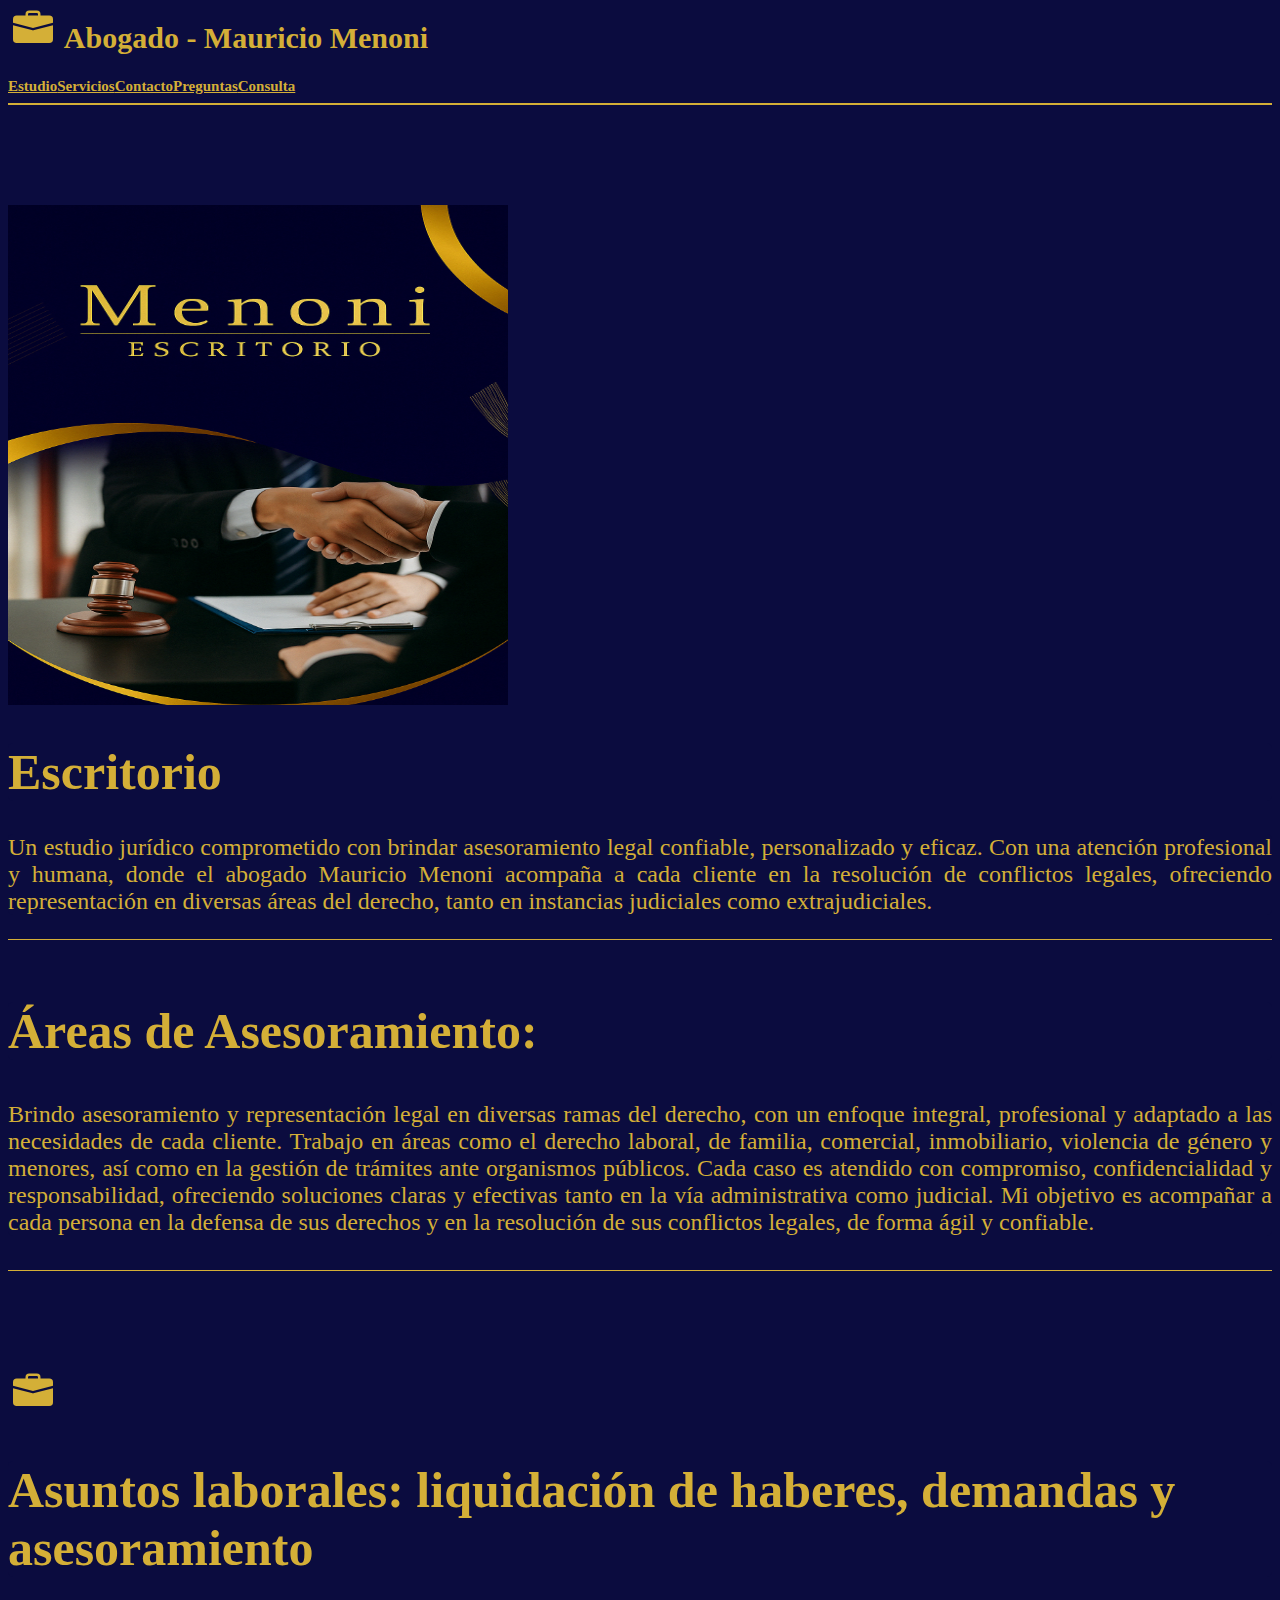
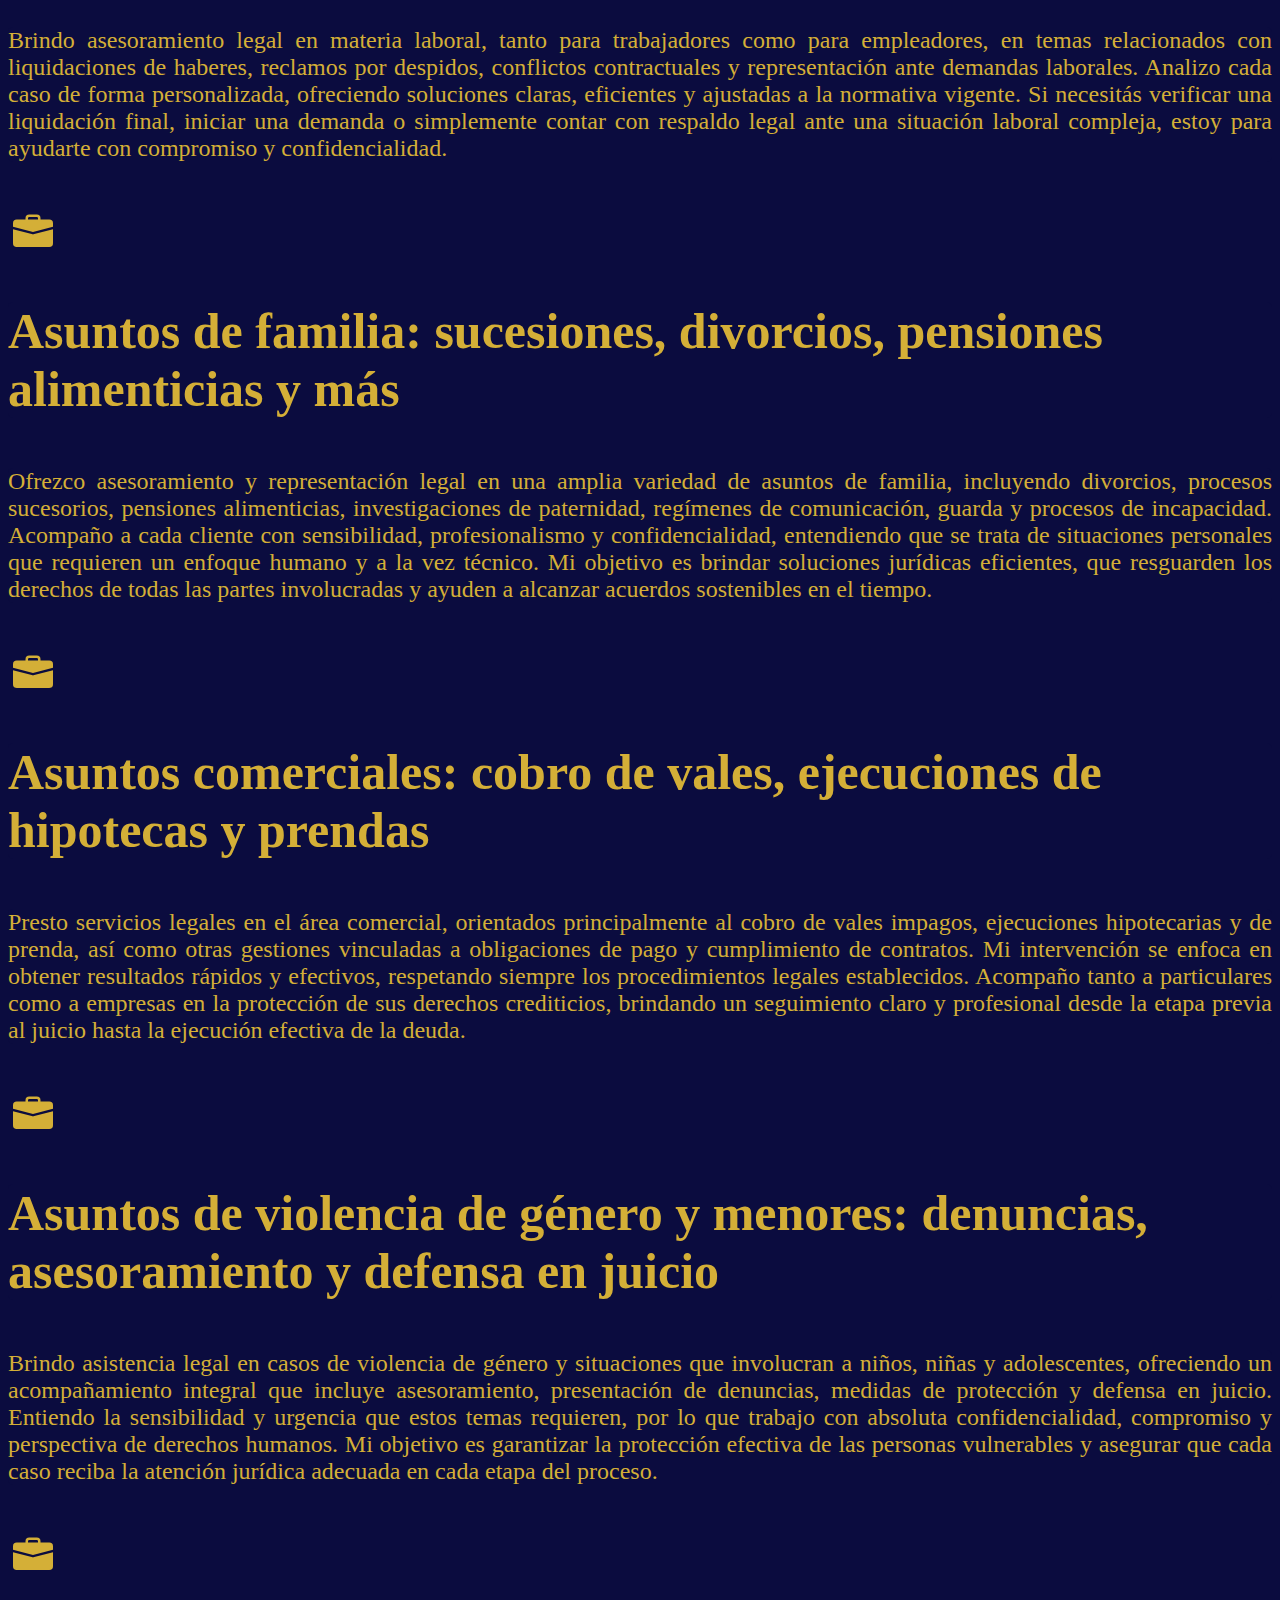
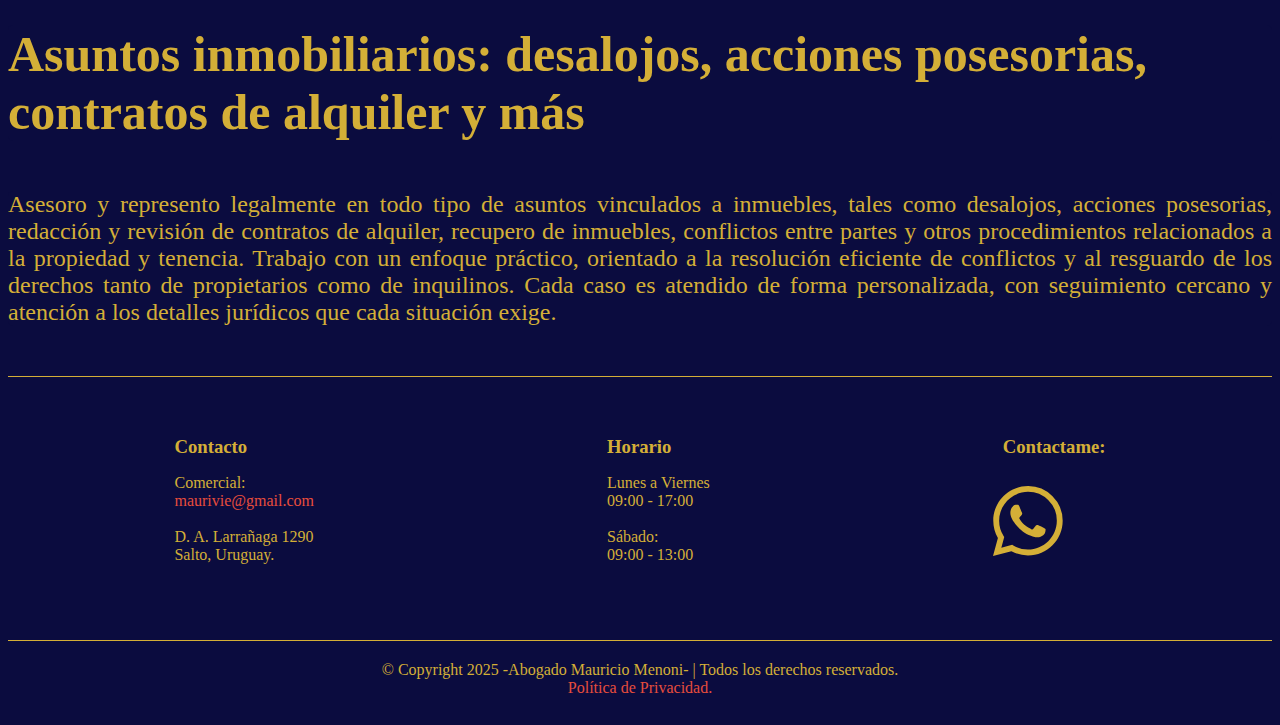
<file: index.html>
<!DOCTYPE html>
<html lang="en">

<head>
  <meta charset="UTF-8">
  <meta name="viewport" content="width=device-width, initial-scale=1.0">
  <title>Abogado_Mauricio_Menoni_Salto_Uruguay</a></title>
  <link href="https://cdn.jsdelivr.net/npm/bootstrap@5.3.0-alpha2/dist/css/bootstrap.min.css" rel="stylesheet"
    integrity="sha384-aFq/bzH65dt+w6FI2ooMVUpc+21e0SRygnTpmBvdBgSdnuTN7QbdgL+OapgHtvPp" crossorigin="anonymous">
  <link rel="stylesheet" href="style.css">
  <link rel="preconnect" href="https://fonts.googleapis.com">
<link rel="preconnect" href="https://fonts.gstatic.com" crossorigin>
  
<!-- Google tag (gtag.js) -->
<script async src="https://www.googletagmanager.com/gtag/js?id=G-6RQS985VL6"></script>
<script>
  window.dataLayer = window.dataLayer || [];
  function gtag(){dataLayer.push(arguments);}
  gtag('js', new Date());

  gtag('config', 'G-6RQS985VL6');
</script>
  
</head>

<body>

  <div class="container">
    <header style="border-bottom: 2px solid #D4AF37;" class="d-flex flex-wrap justify-content-center py-3 mb-4">
      <a href="./OtherPages/Estudio.html" class="d-flex align-items-center mb-3 mb-md-0 me-md-auto link-body-emphasis" style="text-decoration: none">
        
        <span class="fs-4" style="font-family: Times New Roman; font-size: 30px !important;">
          <svg class="gold-icon" xmlns="http://www.w3.org/2000/svg" width="50" height="40" fill="currentColor" class="bi bi-briefcase-fill" viewBox="0 0 16 16">
            <path d="M6.5 1A1.5 1.5 0 0 0 5 2.5V3H1.5A1.5 1.5 0 0 0 0 4.5v1.384l7.614 2.03a1.5 1.5 0 0 0 .772 0L16 5.884V4.5A1.5 1.5 0 0 0 14.5 3H11v-.5A1.5 1.5 0 0 0 9.5 1zm0 1h3a.5.5 0 0 1 .5.5V3H6v-.5a.5.5 0 0 1 .5-.5"/>
            <path d="M0 12.5A1.5 1.5 0 0 0 1.5 14h13a1.5 1.5 0 0 0 1.5-1.5V6.85L8.129 8.947a.5.5 0 0 1-.258 0L0 6.85z"/>
          </svg>
          Abogado - Mauricio Menoni</span>
      </a>
      <ul class="nav nav-pills gold-text" style="font-family: Time New Roman; font-size: 15px;">
        <li class="nav-item"><a href="./OtherPages/Estudio.html" class="nav-link gold-text" >Estudio</a></li>
        <li class="nav-item"><a href="#read" class="nav-link gold-text ">Servicios</a></li>
        <li class="nav-item"><a href="#contacto" class="nav-link gold-text ">Contacto</a></li>
        <li class="nav-item"><a href="./OtherPages/PandR.html" class="nav-link gold-text ">Preguntas</a></li>
        <li class="nav-item"><a href="./OtherPages/preguntas.html" class="nav-link gold-text">Consulta</a></li>
      </ul>
    </header>
  </div>

  <div class="container col-xxl-8 px-4 py-5">
    <div class="row flex-lg-row-reverse align-items-center g-5 py-5">
      <div class="col-10 col-sm-8 col-lg-6">
        <img src="./escritorio3.png" class="d-block mx-lg-auto" alt="Bootstrap Themes" width="500" height="500" loading="lazy">
      </div>
      <div class="col-lg-6">
        <h1 class="display-5 fw-bold lh-1 mb-3 gold-text">Escritorio</h1>
        <p class="description">Un estudio jurídico comprometido con brindar asesoramiento legal confiable, personalizado y eficaz. Con una atención profesional y humana, donde el abogado Mauricio Menoni acompaña a cada cliente en la resolución de conflictos legales, ofreciendo representación en diversas áreas del derecho, tanto en instancias judiciales como extrajudiciales.</p>
      </div>
    </div>
  </div>

<div class="container one two">
  <div class="wp-block-columns alignwide are-vertically-aligned-center is-layout-flex wp-container-15">
    <div class="wp-block-column is-vertically-aligned-center is-layout-flow">
    <h2 class="display-5 fw-bold lh-1 mb-3 gold-text " id="read">Áreas de Asesoramiento:</h2>
    <p class="description">Brindo asesoramiento y representación legal en diversas ramas del derecho, con un enfoque integral, profesional y adaptado a las necesidades de cada cliente. Trabajo en áreas como el derecho laboral, de familia, comercial, inmobiliario, violencia de género y menores, así como en la gestión de trámites ante organismos públicos. Cada caso es atendido con compromiso, confidencialidad y responsabilidad, ofreciendo soluciones claras y efectivas tanto en la vía administrativa como judicial. Mi objetivo es acompañar a cada persona en la defensa de sus derechos y en la resolución de sus conflictos legales, de forma ágil y confiable.</p>
    </div>
  </div>  
  </div>
<!--
    </div>div class="wp-block-column is-vertically-aligned-center is-layout-flow">
    <div class="wp-block-buttons is-horizontal is-content-justification-right is-layout-flex wp-container-13"></div>
    </div>
    </div>
  -->
<div class="container one">
  <div class="feature col">
    <svg class="gold-icon" xmlns="http://www.w3.org/2000/svg" width="50" height="40" fill="currentColor" class="bi bi-briefcase-fill" viewBox="0 0 16 16">
      <path d="M6.5 1A1.5 1.5 0 0 0 5 2.5V3H1.5A1.5 1.5 0 0 0 0 4.5v1.384l7.614 2.03a1.5 1.5 0 0 0 .772 0L16 5.884V4.5A1.5 1.5 0 0 0 14.5 3H11v-.5A1.5 1.5 0 0 0 9.5 1zm0 1h3a.5.5 0 0 1 .5.5V3H6v-.5a.5.5 0 0 1 .5-.5"/>
      <path d="M0 12.5A1.5 1.5 0 0 0 1.5 14h13a1.5 1.5 0 0 0 1.5-1.5V6.85L8.129 8.947a.5.5 0 0 1-.258 0L0 6.85z"/>
    </svg>
    </div>
    <h3 class="display-5 fw-bold lh-1 mb-3 gold-text">Asuntos laborales: liquidación de haberes, demandas y asesoramiento</h3>
    <p class="description">Brindo asesoramiento legal en materia laboral, tanto para trabajadores como para empleadores, en temas relacionados con liquidaciones de haberes, reclamos por despidos, conflictos contractuales y representación ante demandas laborales. Analizo cada caso de forma personalizada, ofreciendo soluciones claras, eficientes y ajustadas a la normativa vigente. Si necesitás verificar una liquidación final, iniciar una demanda o simplemente contar con respaldo legal ante una situación laboral compleja, estoy para ayudarte con compromiso y confidencialidad.</p>
    </a>
  </div>

  <div class="container one">
    <div class="feature col">
      <svg class="gold-icon" xmlns="http://www.w3.org/2000/svg" width="50" height="40" fill="currentColor" class="bi bi-briefcase-fill" viewBox="0 0 16 16">
        <path d="M6.5 1A1.5 1.5 0 0 0 5 2.5V3H1.5A1.5 1.5 0 0 0 0 4.5v1.384l7.614 2.03a1.5 1.5 0 0 0 .772 0L16 5.884V4.5A1.5 1.5 0 0 0 14.5 3H11v-.5A1.5 1.5 0 0 0 9.5 1zm0 1h3a.5.5 0 0 1 .5.5V3H6v-.5a.5.5 0 0 1 .5-.5"/>
        <path d="M0 12.5A1.5 1.5 0 0 0 1.5 14h13a1.5 1.5 0 0 0 1.5-1.5V6.85L8.129 8.947a.5.5 0 0 1-.258 0L0 6.85z"/>
      </svg>
      </div>
      <h3 class="display-5 fw-bold lh-1 mb-3 gold-text">Asuntos de familia: sucesiones, divorcios, pensiones alimenticias y más</h3>
      <p class="description">Ofrezco asesoramiento y representación legal en una amplia variedad de asuntos de familia, incluyendo divorcios, procesos sucesorios, pensiones alimenticias, investigaciones de paternidad, regímenes de comunicación, guarda y procesos de incapacidad. Acompaño a cada cliente con sensibilidad, profesionalismo y confidencialidad, entendiendo que se trata de situaciones personales que requieren un enfoque humano y a la vez técnico. Mi objetivo es brindar soluciones jurídicas eficientes, que resguarden los derechos de todas las partes involucradas y ayuden a alcanzar acuerdos sostenibles en el tiempo.</p>
      </a>
    </div>

  <div class="container one">
    <div class="feature col">
      <svg class="gold-icon" xmlns="http://www.w3.org/2000/svg" width="50" height="40" fill="currentColor" class="bi bi-briefcase-fill" viewBox="0 0 16 16">
        <path d="M6.5 1A1.5 1.5 0 0 0 5 2.5V3H1.5A1.5 1.5 0 0 0 0 4.5v1.384l7.614 2.03a1.5 1.5 0 0 0 .772 0L16 5.884V4.5A1.5 1.5 0 0 0 14.5 3H11v-.5A1.5 1.5 0 0 0 9.5 1zm0 1h3a.5.5 0 0 1 .5.5V3H6v-.5a.5.5 0 0 1 .5-.5"/>
        <path d="M0 12.5A1.5 1.5 0 0 0 1.5 14h13a1.5 1.5 0 0 0 1.5-1.5V6.85L8.129 8.947a.5.5 0 0 1-.258 0L0 6.85z"/>
      </svg>
      </div>
      <h3 class="display-5 fw-bold lh-1 mb-3 gold-text">Asuntos comerciales: cobro de vales, ejecuciones de hipotecas y prendas</h3>
      <p class="description">Presto servicios legales en el área comercial, orientados principalmente al cobro de vales impagos, ejecuciones hipotecarias y de prenda, así como otras gestiones vinculadas a obligaciones de pago y cumplimiento de contratos. Mi intervención se enfoca en obtener resultados rápidos y efectivos, respetando siempre los procedimientos legales establecidos. Acompaño tanto a particulares como a empresas en la protección de sus derechos crediticios, brindando un seguimiento claro y profesional desde la etapa previa al juicio hasta la ejecución efectiva de la deuda.</p>
      </a>
    </div>

  <div class="container one">
    <div class="feature col">
      <svg class="gold-icon" xmlns="http://www.w3.org/2000/svg" width="50" height="40" fill="currentColor" class="bi bi-briefcase-fill" viewBox="0 0 16 16">
        <path d="M6.5 1A1.5 1.5 0 0 0 5 2.5V3H1.5A1.5 1.5 0 0 0 0 4.5v1.384l7.614 2.03a1.5 1.5 0 0 0 .772 0L16 5.884V4.5A1.5 1.5 0 0 0 14.5 3H11v-.5A1.5 1.5 0 0 0 9.5 1zm0 1h3a.5.5 0 0 1 .5.5V3H6v-.5a.5.5 0 0 1 .5-.5"/>
        <path d="M0 12.5A1.5 1.5 0 0 0 1.5 14h13a1.5 1.5 0 0 0 1.5-1.5V6.85L8.129 8.947a.5.5 0 0 1-.258 0L0 6.85z"/>
      </svg>
      </div>
      <h3 class="display-5 fw-bold lh-1 mb-3 gold-text">Asuntos de violencia de género y menores: denuncias, asesoramiento y defensa en juicio</h3>
      <p class="description">Brindo asistencia legal en casos de violencia de género y situaciones que involucran a niños, niñas y adolescentes, ofreciendo un acompañamiento integral que incluye asesoramiento, presentación de denuncias, medidas de protección y defensa en juicio. Entiendo la sensibilidad y urgencia que estos temas requieren, por lo que trabajo con absoluta confidencialidad, compromiso y perspectiva de derechos humanos. Mi objetivo es garantizar la protección efectiva de las personas vulnerables y asegurar que cada caso reciba la atención jurídica adecuada en cada etapa del proceso.</p>
      </a>
    </div>

  <div class="container one">
    <div class="feature col">
      <svg class="gold-icon" xmlns="http://www.w3.org/2000/svg" width="50" height="40" fill="currentColor" class="bi bi-briefcase-fill" viewBox="0 0 16 16">
        <path d="M6.5 1A1.5 1.5 0 0 0 5 2.5V3H1.5A1.5 1.5 0 0 0 0 4.5v1.384l7.614 2.03a1.5 1.5 0 0 0 .772 0L16 5.884V4.5A1.5 1.5 0 0 0 14.5 3H11v-.5A1.5 1.5 0 0 0 9.5 1zm0 1h3a.5.5 0 0 1 .5.5V3H6v-.5a.5.5 0 0 1 .5-.5"/>
        <path d="M0 12.5A1.5 1.5 0 0 0 1.5 14h13a1.5 1.5 0 0 0 1.5-1.5V6.85L8.129 8.947a.5.5 0 0 1-.258 0L0 6.85z"/>
      </svg>
      </div>
      <h3 class="display-5 fw-bold lh-1 mb-3 gold-text">Asuntos inmobiliarios: desalojos, acciones posesorias, contratos de alquiler y más</h3>
      <p class="description">Asesoro y represento legalmente en todo tipo de asuntos vinculados a inmuebles, tales como desalojos, acciones posesorias, redacción y revisión de contratos de alquiler, recupero de inmuebles, conflictos entre partes y otros procedimientos relacionados a la propiedad y tenencia. Trabajo con un enfoque práctico, orientado a la resolución eficiente de conflictos y al resguardo de los derechos tanto de propietarios como de inquilinos. Cada caso es atendido de forma personalizada, con seguimiento cercano y atención a los detalles jurídicos que cada situación exige.</p>
      </a>
    </div>

  <footer>
    <div class="footer-column" id="contacto">
      <h3>Contacto</h3>
      <p class="contacto">Comercial:<br>
        <a href="maurivie@gmail.com">maurivie@gmail.com</a><br><br>
        D. A. Larrañaga 1290<br>
        Salto, Uruguay.
      </p>
    </div>
  
    <div class="footer-column">
      <h3>Horario</h3>
      <p class="contacto">Lunes a Viernes<br>
        09:00 - 17:00<br><br>
        Sábado:<br>
        09:00 - 13:00
      </p>
    </div>
  
    <div class="footer-column">
      <h3>Contactame:</h3><br>
      <div class="icon-column">
        <a href="https://wa.me/59898246386" target="_blank" title="Enviar mensaje por WhatsApp">
        <svg class="gold-icon" xmlns="http://www.w3.org/2000/svg" width="70" height="70" fill="currentColor" class="bi bi-whatsapp" viewBox="0 0 16 16">
          <path d="M13.601 2.326A7.85 7.85 0 0 0 7.994 0C3.627 0 .068 3.558.064 7.926c0 1.399.366 2.76 1.057 3.965L0 16l4.204-1.102a7.9 7.9 0 0 0 3.79.965h.004c4.368 0 7.926-3.558 7.93-7.93A7.9 7.9 0 0 0 13.6 2.326zM7.994 14.521a6.6 6.6 0 0 1-3.356-.92l-.24-.144-2.494.654.666-2.433-.156-.251a6.56 6.56 0 0 1-1.007-3.505c0-3.626 2.957-6.584 6.591-6.584a6.56 6.56 0 0 1 4.66 1.931 6.56 6.56 0 0 1 1.928 4.66c-.004 3.639-2.961 6.592-6.592 6.592m3.615-4.934c-.197-.099-1.17-.578-1.353-.646-.182-.065-.315-.099-.445.099-.133.197-.513.646-.627.775-.114.133-.232.148-.43.05-.197-.1-.836-.308-1.592-.985-.59-.525-.985-1.175-1.103-1.372-.114-.198-.011-.304.088-.403.087-.088.197-.232.296-.346.1-.114.133-.198.198-.33.065-.134.034-.248-.015-.347-.05-.099-.445-1.076-.612-1.47-.16-.389-.323-.335-.445-.34-.114-.007-.247-.007-.38-.007a.73.73 0 0 0-.529.247c-.182.198-.691.677-.691 1.654s.71 1.916.81 2.049c.098.133 1.394 2.132 3.383 2.992.47.205.84.326 1.129.418.475.152.904.129 1.246.08.38-.058 1.171-.48 1.338-.943.164-.464.164-.86.114-.943-.049-.084-.182-.133-.38-.232"/>
        </svg>
      </a>
      <!--<a href="https://www.facebook.com/mauricio.menoni/"><img src="./facebook.svg" height="40"></a><br><br>
      <svg class="gold-icon" xmlns="http://www.w3.org/2000/svg" width="40" height="40" fill="currentColor" class="bi bi-instagram" viewBox="0 0 16 16">
        <path d="M8 0C5.829 0 5.556.01 4.703.048 3.85.088 3.269.222 2.76.42a3.9 3.9 0 0 0-1.417.923A3.9 3.9 0 0 0 .42 2.76C.222 3.268.087 3.85.048 4.7.01 5.555 0 5.827 0 8.001c0 2.172.01 2.444.048 3.297.04.852.174 1.433.372 1.942.205.526.478.972.923 1.417.444.445.89.719 1.416.923.51.198 1.09.333 1.942.372C5.555 15.99 5.827 16 8 16s2.444-.01 3.298-.048c.851-.04 1.434-.174 1.943-.372a3.9 3.9 0 0 0 1.416-.923c.445-.445.718-.891.923-1.417.197-.509.332-1.09.372-1.942C15.99 10.445 16 10.173 16 8s-.01-2.445-.048-3.299c-.04-.851-.175-1.433-.372-1.941a3.9 3.9 0 0 0-.923-1.417A3.9 3.9 0 0 0 13.24.42c-.51-.198-1.092-.333-1.943-.372C10.443.01 10.172 0 7.998 0zm-.717 1.442h.718c2.136 0 2.389.007 3.232.046.78.035 1.204.166 1.486.275.373.145.64.319.92.599s.453.546.598.92c.11.281.24.705.275 1.485.039.843.047 1.096.047 3.231s-.008 2.389-.047 3.232c-.035.78-.166 1.203-.275 1.485a2.5 2.5 0 0 1-.599.919c-.28.28-.546.453-.92.598-.28.11-.704.24-1.485.276-.843.038-1.096.047-3.232.047s-2.39-.009-3.233-.047c-.78-.036-1.203-.166-1.485-.276a2.5 2.5 0 0 1-.92-.598 2.5 2.5 0 0 1-.6-.92c-.109-.281-.24-.705-.275-1.485-.038-.843-.046-1.096-.046-3.233s.008-2.388.046-3.231c.036-.78.166-1.204.276-1.486.145-.373.319-.64.599-.92s.546-.453.92-.598c.282-.11.705-.24 1.485-.276.738-.034 1.024-.044 2.515-.045zm4.988 1.328a.96.96 0 1 0 0 1.92.96.96 0 0 0 0-1.92m-4.27 1.122a4.109 4.109 0 1 0 0 8.217 4.109 4.109 0 0 0 0-8.217m0 1.441a2.667 2.667 0 1 1 0 5.334 2.667 2.667 0 0 1 0-5.334"/>
      </svg>-->
      </div>
      </div>
  </footer>
  
  <div class="footer-bottom">
    &copy; Copyright 2025 -Abogado Mauricio Menoni- | Todos los derechos reservados.<br>
    <a href="#">Política de Privacidad.</a>
  </div>
  
  <script src="https://cdn.jsdelivr.net/npm/bootstrap@5.3.3/dist/js/bootstrap.bundle.min.js" integrity="sha384-YvpcrYf0tY3lHB60NNkmXc5s9fDVZLESaAA55NDzOxhy9GkcIdslK1eN7N6jIeHz" crossorigin="anonymous"></script>
</body>

</html>
</file>
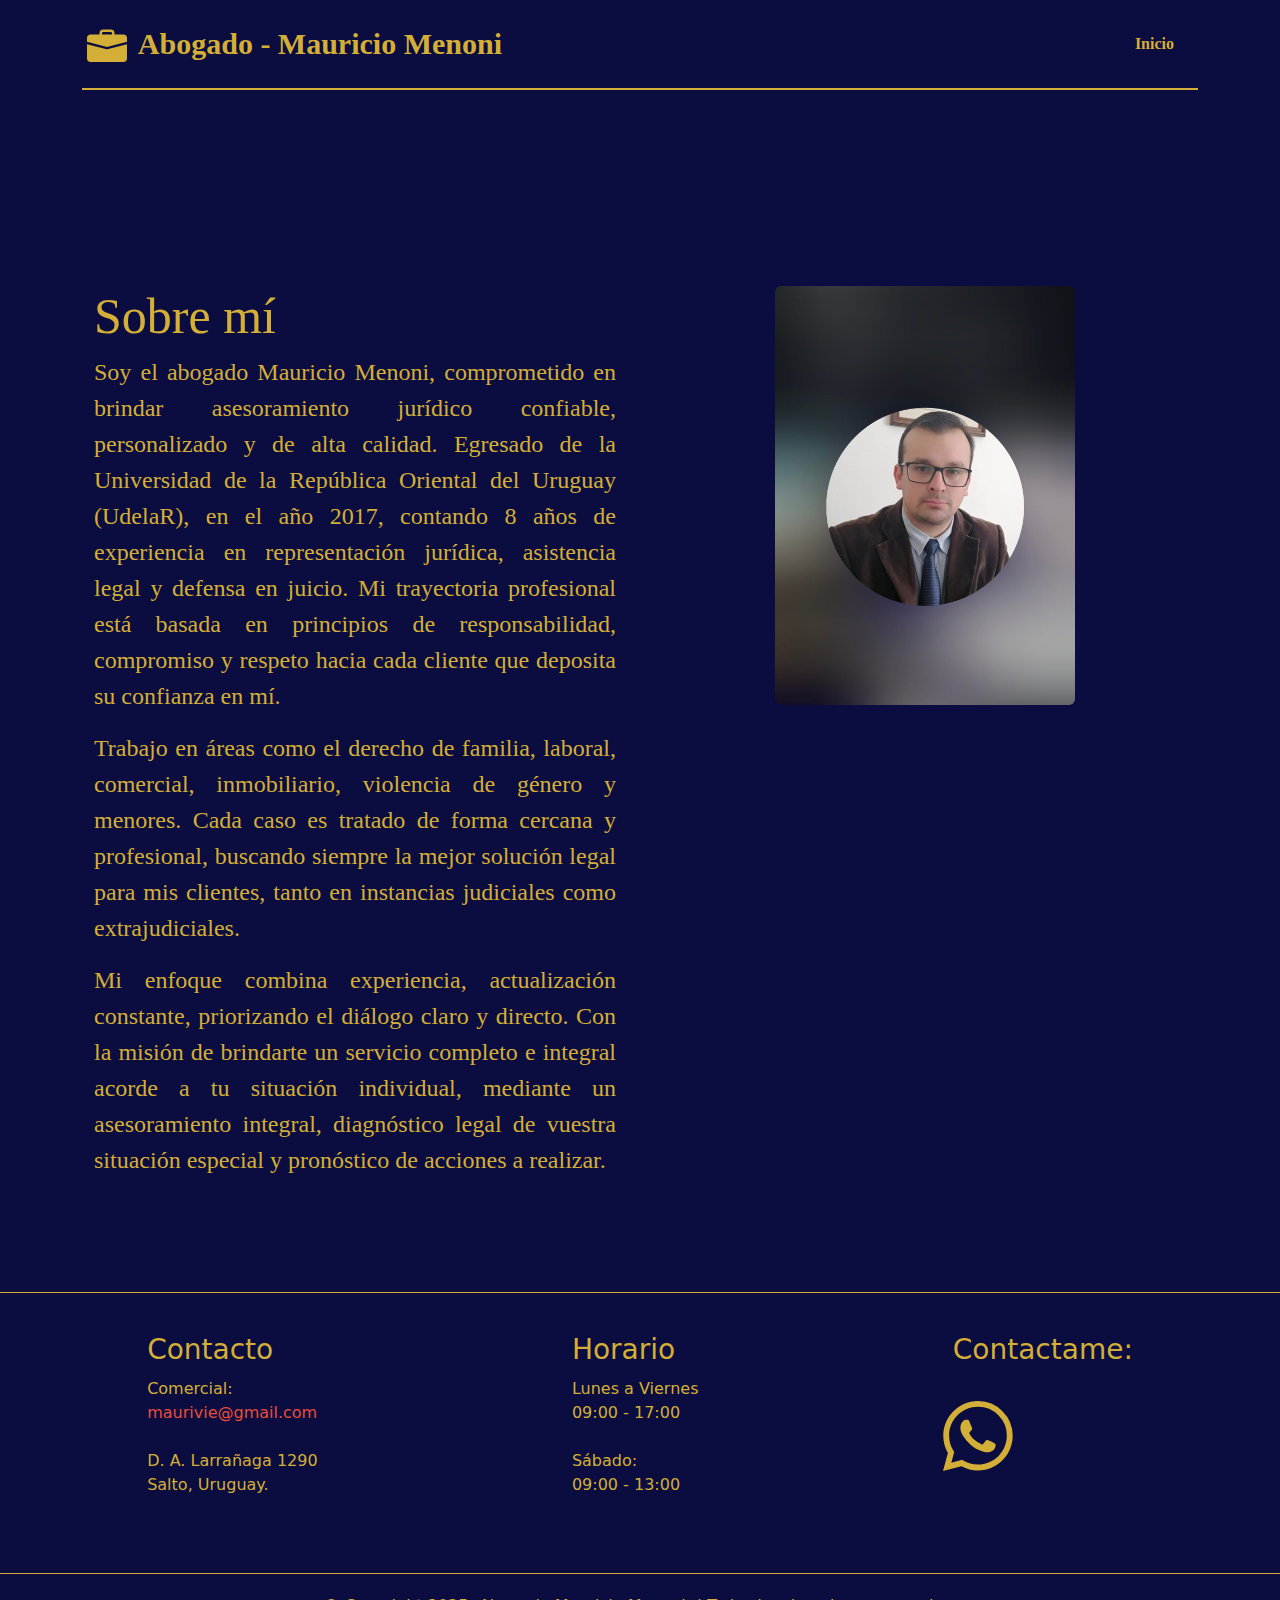
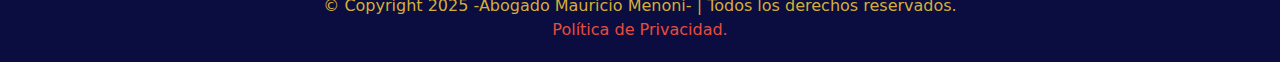
<file: OtherPages/Estudio.html>
<!DOCTYPE html>
<html lang="es">

<head>
  <meta charset="UTF-8">
  <meta name="viewport" content="width=device-width, initial-scale=1.0">
  <title>Sobre mí - Abogado Mauricio Menoni</title>
  <link href="https://cdn.jsdelivr.net/npm/bootstrap@5.3.0-alpha2/dist/css/bootstrap.min.css" rel="stylesheet" crossorigin="anonymous">
  <link rel="stylesheet" href="../style.css">
</head>

<body>

  <div class="container">
    <header style="border-bottom: 2px solid #D4AF37;" class="d-flex flex-wrap justify-content-center py-3 mb-4">
      <a href="./OtherPages/Estudio.html" class="d-flex align-items-center mb-3 mb-md-0 me-md-auto link-body-emphasis" style="text-decoration: none">
        
        <span class="fs-4" style="font-family: Times New Roman; font-size: 30px !important;">
          <svg class="gold-icon" xmlns="http://www.w3.org/2000/svg" width="50" height="40" fill="currentColor" class="bi bi-briefcase-fill" viewBox="0 0 16 16">
            <path d="M6.5 1A1.5 1.5 0 0 0 5 2.5V3H1.5A1.5 1.5 0 0 0 0 4.5v1.384l7.614 2.03a1.5 1.5 0 0 0 .772 0L16 5.884V4.5A1.5 1.5 0 0 0 14.5 3H11v-.5A1.5 1.5 0 0 0 9.5 1zm0 1h3a.5.5 0 0 1 .5.5V3H6v-.5a.5.5 0 0 1 .5-.5"/>
            <path d="M0 12.5A1.5 1.5 0 0 0 1.5 14h13a1.5 1.5 0 0 0 1.5-1.5V6.85L8.129 8.947a.5.5 0 0 1-.258 0L0 6.85z"/>
          </svg>
          Abogado - Mauricio Menoni</span>
      </a>
      <ul class="nav nav-pills">
        <li class="nav-item"><a href="../index.html" class="nav-link gold-text" style="font-family: Time New Roman;">Inicio</a></li>
      </ul>
    </header>
  </div>

  <div class="container col-xxl-8 px-4 py-5">
    <div class="row align-items-center g-5 py-5">
      <div class="col-lg-6">
        <h1 class="display-5 gold-text">Sobre mí</h1>
        <p class="description">
          Soy el abogado Mauricio Menoni, comprometido en brindar asesoramiento jurídico confiable, personalizado y de alta calidad. Egresado de la Universidad de la República Oriental del Uruguay (UdelaR), en el año 2017, contando 8 años de experiencia en representación jurídica, asistencia legal y defensa en juicio.
          Mi trayectoria profesional está basada en principios de responsabilidad, compromiso y respeto hacia cada cliente que deposita su confianza en mí. 
        </p>
        <p class="description">
          Trabajo en áreas como el derecho de familia, laboral, comercial, inmobiliario, violencia de género y menores. 
          Cada caso es tratado de forma cercana y profesional, buscando siempre la mejor solución legal para mis clientes, tanto en instancias judiciales como extrajudiciales.
        </p>
        <p class="description">
          Mi enfoque combina experiencia, actualización constante, priorizando el diálogo claro y directo. Con la misión de brindarte un servicio completo e integral acorde a tu situación individual, mediante un asesoramiento integral, diagnóstico legal de vuestra situación especial y pronóstico de acciones a realizar.
        </p>
      </div>
      <div class="col-10 col-sm-8 col-lg-6 align-self-start">
        <img src="./mauri.jpg" class="d-block mx-lg-auto img-fluid rounded" alt="Foto de Mauricio Menoni" width="300" height="300" loading="lazy">
      </div>
    </div>
  </div>

 <footer>
    <div class="footer-column" id="contacto">
      <h3>Contacto</h3>
      <p class="contacto">Comercial:<br>
        <a href="maurivie@gmail.com">maurivie@gmail.com</a><br><br>
        D. A. Larrañaga 1290<br>
        Salto, Uruguay.
      </p>
    </div>
  
    <div class="footer-column">
      <h3>Horario</h3>
      <p class="contacto">Lunes a Viernes<br>
        09:00 - 17:00<br><br>
        Sábado:<br>
        09:00 - 13:00
      </p>
    </div>
  
    <div class="footer-column">
      <h3>Contactame:</h3><br>
      <div class="icon-column">
      <a href="https://wa.me/59898246386" target="_blank" title="Enviar mensaje por WhatsApp">
        <svg class="gold-icon" xmlns="http://www.w3.org/2000/svg" width="70" height="70" fill="currentColor" class="bi bi-whatsapp" viewBox="0 0 16 16">
          <path d="M13.601 2.326A7.85 7.85 0 0 0 7.994 0C3.627 0 .068 3.558.064 7.926c0 1.399.366 2.76 1.057 3.965L0 16l4.204-1.102a7.9 7.9 0 0 0 3.79.965h.004c4.368 0 7.926-3.558 7.93-7.93A7.9 7.9 0 0 0 13.6 2.326zM7.994 14.521a6.6 6.6 0 0 1-3.356-.92l-.24-.144-2.494.654.666-2.433-.156-.251a6.56 6.56 0 0 1-1.007-3.505c0-3.626 2.957-6.584 6.591-6.584a6.56 6.56 0 0 1 4.66 1.931 6.56 6.56 0 0 1 1.928 4.66c-.004 3.639-2.961 6.592-6.592 6.592m3.615-4.934c-.197-.099-1.17-.578-1.353-.646-.182-.065-.315-.099-.445.099-.133.197-.513.646-.627.775-.114.133-.232.148-.43.05-.197-.1-.836-.308-1.592-.985-.59-.525-.985-1.175-1.103-1.372-.114-.198-.011-.304.088-.403.087-.088.197-.232.296-.346.1-.114.133-.198.198-.33.065-.134.034-.248-.015-.347-.05-.099-.445-1.076-.612-1.47-.16-.389-.323-.335-.445-.34-.114-.007-.247-.007-.38-.007a.73.73 0 0 0-.529.247c-.182.198-.691.677-.691 1.654s.71 1.916.81 2.049c.098.133 1.394 2.132 3.383 2.992.47.205.84.326 1.129.418.475.152.904.129 1.246.08.38-.058 1.171-.48 1.338-.943.164-.464.164-.86.114-.943-.049-.084-.182-.133-.38-.232"/>
        </svg>
      </a>
      </div>
      </div>
  </footer>
  
  <div class="footer-bottom">
    &copy; Copyright 2025 -Abogado Mauricio Menoni- | Todos los derechos reservados.<br>
    <a href="#">Política de Privacidad.</a>
  </div>
  
  <script src="https://cdn.jsdelivr.net/npm/bootstrap@5.3.3/dist/js/bootstrap.bundle.min.js" integrity="sha384-YvpcrYf0tY3lHB60NNkmXc5s9fDVZLESaAA55NDzOxhy9GkcIdslK1eN7N6jIeHz" crossorigin="anonymous"></script>
</body>

</html>
</file>
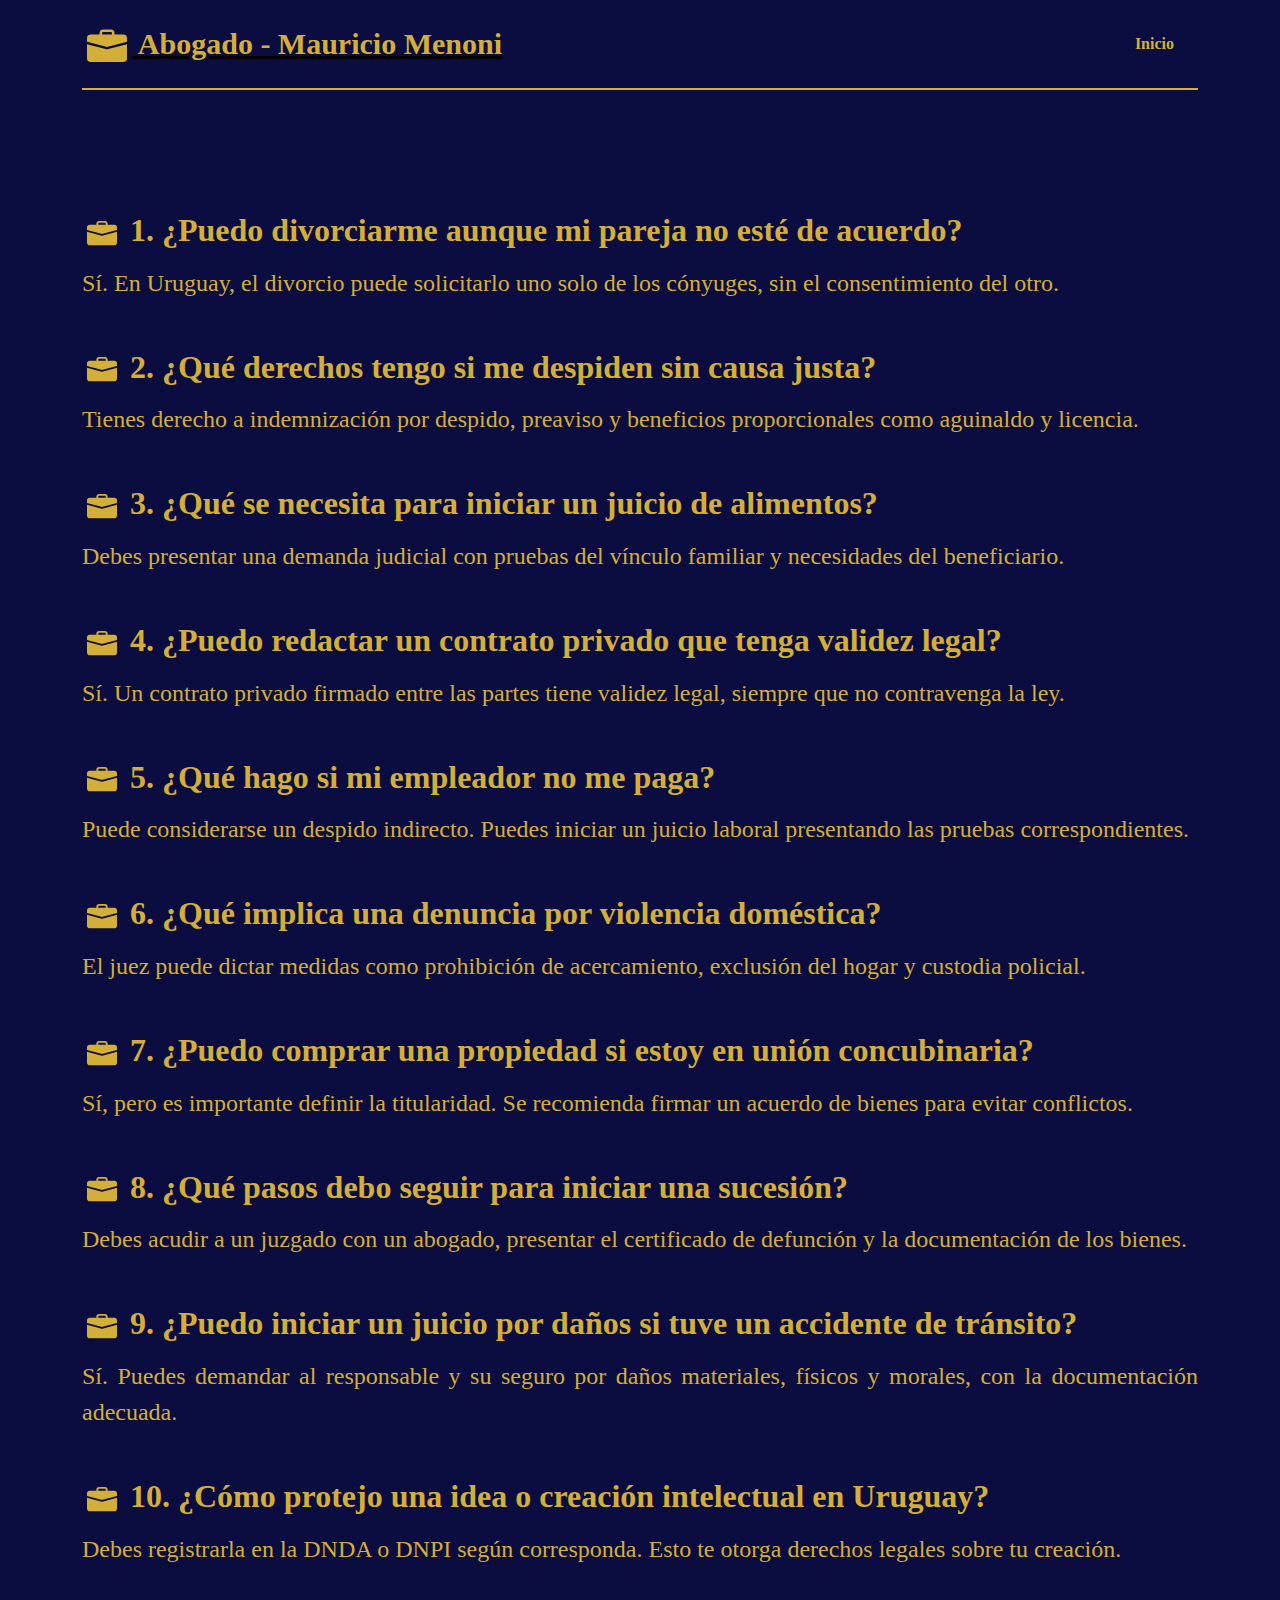
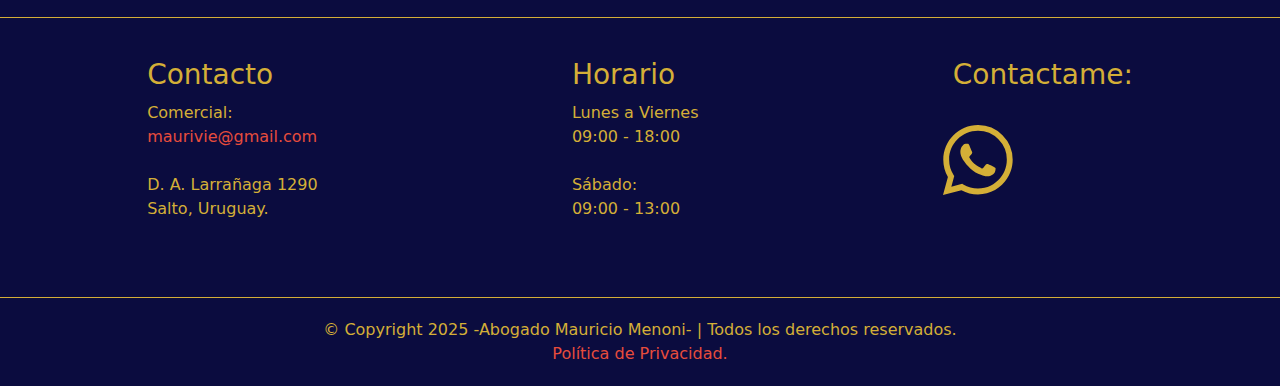
<file: OtherPages/PandR.html>
<!DOCTYPE html>
<html lang="es">

<head>
  <meta charset="UTF-8">
  <meta name="viewport" content="width=device-width, initial-scale=1.0">
  <title>Sobre mí - Abogado Mauricio Menoni</title>
  <link href="https://cdn.jsdelivr.net/npm/bootstrap@5.3.0-alpha2/dist/css/bootstrap.min.css" rel="stylesheet" crossorigin="anonymous">
  <link rel="stylesheet" href="../style.css">
</head>

<body>

  <div class="container">
    <header style="border-bottom: 2px solid #D4AF37;" class="d-flex flex-wrap justify-content-center py-3 mb-4">
      <a href="./Estudio.html" class="d-flex align-items-center mb-3 mb-md-0 me-md-auto link-body-emphasis">
        
        <span class="fs-4" style="font-family: Times New Roman; font-size: 30px !important;">
          <svg class="gold-icon" xmlns="http://www.w3.org/2000/svg" width="50" height="40" fill="currentColor" class="bi bi-briefcase-fill" viewBox="0 0 16 16">
            <path d="M6.5 1A1.5 1.5 0 0 0 5 2.5V3H1.5A1.5 1.5 0 0 0 0 4.5v1.384l7.614 2.03a1.5 1.5 0 0 0 .772 0L16 5.884V4.5A1.5 1.5 0 0 0 14.5 3H11v-.5A1.5 1.5 0 0 0 9.5 1zm0 1h3a.5.5 0 0 1 .5.5V3H6v-.5a.5.5 0 0 1 .5-.5"/>
            <path d="M0 12.5A1.5 1.5 0 0 0 1.5 14h13a1.5 1.5 0 0 0 1.5-1.5V6.85L8.129 8.947a.5.5 0 0 1-.258 0L0 6.85z"/>
          </svg>
          Abogado - Mauricio Menoni</span>
      </a>
      <ul class="nav nav-pills">
        <li class="nav-item"><a href="../index.html" class="nav-link gold-text" style="font-family: Time New Roman;">Inicio</a></li>
      </ul>
    </header>
  </div><br>

<div class="container one">
<h3 class="display-5 fw-bold lh-1 mb-3 gold-text" style="font-size: xx-large">
<svg class="gold-icon" xmlns="http://www.w3.org/2000/svg" width="40" height="30" fill="currentColor" class="bi bi-briefcase-fill" viewBox="0 0 16 16">
<path d="M6.5 1A1.5 1.5 0 0 0 5 2.5V3H1.5A1.5 1.5 0 0 0 0 4.5v1.384l7.614 2.03a1.5 1.5 0 0 0 .772 0L16 5.884V4.5A1.5 1.5 0 0 0 14.5 3H11v-.5A1.5 1.5 0 0 0 9.5 1zm0 1h3a.5.5 0 0 1 .5.5V3H6v-.5a.5.5 0 0 1 .5-.5"/>
<path d="M0 12.5A1.5 1.5 0 0 0 1.5 14h13a1.5 1.5 0 0 0 1.5-1.5V6.85L8.129 8.947a.5.5 0 0 1-.258 0L0 6.85z"/>
</svg>    
1. ¿Puedo divorciarme aunque mi pareja no esté de acuerdo?</h3>
<p class="description">Sí. En Uruguay, el divorcio puede solicitarlo uno solo de los cónyuges, sin el consentimiento del otro.</p>
</a>
</div>

<div class="container one">
<h3 class="display-5 fw-bold lh-1 mb-3 gold-text"style="font-size: xx-large">
<svg class="gold-icon" xmlns="http://www.w3.org/2000/svg" width="40" height="30" fill="currentColor" class="bi bi-briefcase-fill" viewBox="0 0 16 16">
<path d="M6.5 1A1.5 1.5 0 0 0 5 2.5V3H1.5A1.5 1.5 0 0 0 0 4.5v1.384l7.614 2.03a1.5 1.5 0 0 0 .772 0L16 5.884V4.5A1.5 1.5 0 0 0 14.5 3H11v-.5A1.5 1.5 0 0 0 9.5 1zm0 1h3a.5.5 0 0 1 .5.5V3H6v-.5a.5.5 0 0 1 .5-.5"/>
<path d="M0 12.5A1.5 1.5 0 0 0 1.5 14h13a1.5 1.5 0 0 0 1.5-1.5V6.85L8.129 8.947a.5.5 0 0 1-.258 0L0 6.85z"/>
</svg>        
2. ¿Qué derechos tengo si me despiden sin causa justa?</h3>
<p class="description">Tienes derecho a indemnización por despido, preaviso y beneficios proporcionales como aguinaldo y licencia.</p>
</a>
</div>

<div class="container one">
<h3 class="display-5 fw-bold lh-1 mb-3 gold-text"style="font-size: xx-large">
<svg class="gold-icon" xmlns="http://www.w3.org/2000/svg" width="40" height="30" fill="currentColor" class="bi bi-briefcase-fill" viewBox="0 0 16 16">
<path d="M6.5 1A1.5 1.5 0 0 0 5 2.5V3H1.5A1.5 1.5 0 0 0 0 4.5v1.384l7.614 2.03a1.5 1.5 0 0 0 .772 0L16 5.884V4.5A1.5 1.5 0 0 0 14.5 3H11v-.5A1.5 1.5 0 0 0 9.5 1zm0 1h3a.5.5 0 0 1 .5.5V3H6v-.5a.5.5 0 0 1 .5-.5"/>
<path d="M0 12.5A1.5 1.5 0 0 0 1.5 14h13a1.5 1.5 0 0 0 1.5-1.5V6.85L8.129 8.947a.5.5 0 0 1-.258 0L0 6.85z"/>
</svg>        
3. ¿Qué se necesita para iniciar un juicio de alimentos?</h3>
<p class="description">Debes presentar una demanda judicial con pruebas del vínculo familiar y necesidades del beneficiario.</p>
</a>
</div>

<div class="container one">
<h3 class="display-5 fw-bold lh-1 mb-3 gold-text"style="font-size: xx-large">
<svg class="gold-icon" xmlns="http://www.w3.org/2000/svg" width="40" height="30" fill="currentColor" class="bi bi-briefcase-fill" viewBox="0 0 16 16">
<path d="M6.5 1A1.5 1.5 0 0 0 5 2.5V3H1.5A1.5 1.5 0 0 0 0 4.5v1.384l7.614 2.03a1.5 1.5 0 0 0 .772 0L16 5.884V4.5A1.5 1.5 0 0 0 14.5 3H11v-.5A1.5 1.5 0 0 0 9.5 1zm0 1h3a.5.5 0 0 1 .5.5V3H6v-.5a.5.5 0 0 1 .5-.5"/>
<path d="M0 12.5A1.5 1.5 0 0 0 1.5 14h13a1.5 1.5 0 0 0 1.5-1.5V6.85L8.129 8.947a.5.5 0 0 1-.258 0L0 6.85z"/>
</svg>        
4. ¿Puedo redactar un contrato privado que tenga validez legal?</h3>
<p class="description">Sí. Un contrato privado firmado entre las partes tiene validez legal, siempre que no contravenga la ley.</p>
</a>
</div>

<div class="container one">  
<h3 class="display-5 fw-bold lh-1 mb-3 gold-text"style="font-size: xx-large">
<svg class="gold-icon" xmlns="http://www.w3.org/2000/svg" width="40" height="30" fill="currentColor" class="bi bi-briefcase-fill" viewBox="0 0 16 16">
<path d="M6.5 1A1.5 1.5 0 0 0 5 2.5V3H1.5A1.5 1.5 0 0 0 0 4.5v1.384l7.614 2.03a1.5 1.5 0 0 0 .772 0L16 5.884V4.5A1.5 1.5 0 0 0 14.5 3H11v-.5A1.5 1.5 0 0 0 9.5 1zm0 1h3a.5.5 0 0 1 .5.5V3H6v-.5a.5.5 0 0 1 .5-.5"/>
<path d="M0 12.5A1.5 1.5 0 0 0 1.5 14h13a1.5 1.5 0 0 0 1.5-1.5V6.85L8.129 8.947a.5.5 0 0 1-.258 0L0 6.85z"/>
</svg>       
5. ¿Qué hago si mi empleador no me paga?</h3>
<p class="description">Puede considerarse un despido indirecto. Puedes iniciar un juicio laboral presentando las pruebas correspondientes.</p>
</a>
</div>

<div class="container one">
<h3 class="display-5 fw-bold lh-1 mb-3 gold-text"style="font-size: xx-large">
<svg class="gold-icon" xmlns="http://www.w3.org/2000/svg" width="40" height="30" fill="currentColor" class="bi bi-briefcase-fill" viewBox="0 0 16 16">
<path d="M6.5 1A1.5 1.5 0 0 0 5 2.5V3H1.5A1.5 1.5 0 0 0 0 4.5v1.384l7.614 2.03a1.5 1.5 0 0 0 .772 0L16 5.884V4.5A1.5 1.5 0 0 0 14.5 3H11v-.5A1.5 1.5 0 0 0 9.5 1zm0 1h3a.5.5 0 0 1 .5.5V3H6v-.5a.5.5 0 0 1 .5-.5"/>
<path d="M0 12.5A1.5 1.5 0 0 0 1.5 14h13a1.5 1.5 0 0 0 1.5-1.5V6.85L8.129 8.947a.5.5 0 0 1-.258 0L0 6.85z"/>
</svg>        
6. ¿Qué implica una denuncia por violencia doméstica?</h3>
<p class="description">El juez puede dictar medidas como prohibición de acercamiento, exclusión del hogar y custodia policial.</p>
</a>
</div>

<div class="container one">
<h3 class="display-5 fw-bold lh-1 mb-3 gold-text"style="font-size: xx-large">
<svg class="gold-icon" xmlns="http://www.w3.org/2000/svg" width="40" height="30" fill="currentColor" class="bi bi-briefcase-fill" viewBox="0 0 16 16">
<path d="M6.5 1A1.5 1.5 0 0 0 5 2.5V3H1.5A1.5 1.5 0 0 0 0 4.5v1.384l7.614 2.03a1.5 1.5 0 0 0 .772 0L16 5.884V4.5A1.5 1.5 0 0 0 14.5 3H11v-.5A1.5 1.5 0 0 0 9.5 1zm0 1h3a.5.5 0 0 1 .5.5V3H6v-.5a.5.5 0 0 1 .5-.5"/>
<path d="M0 12.5A1.5 1.5 0 0 0 1.5 14h13a1.5 1.5 0 0 0 1.5-1.5V6.85L8.129 8.947a.5.5 0 0 1-.258 0L0 6.85z"/>
</svg>       
7. ¿Puedo comprar una propiedad si estoy en unión concubinaria?</h3>
<p class="description">Sí, pero es importante definir la titularidad. Se recomienda firmar un acuerdo de bienes para evitar conflictos.</p>
</a>
</div>

<div class="container one">
<h3 class="display-5 fw-bold lh-1 mb-3 gold-text"style="font-size: xx-large">
<svg class="gold-icon" xmlns="http://www.w3.org/2000/svg" width="40" height="30" fill="currentColor" class="bi bi-briefcase-fill" viewBox="0 0 16 16">
<path d="M6.5 1A1.5 1.5 0 0 0 5 2.5V3H1.5A1.5 1.5 0 0 0 0 4.5v1.384l7.614 2.03a1.5 1.5 0 0 0 .772 0L16 5.884V4.5A1.5 1.5 0 0 0 14.5 3H11v-.5A1.5 1.5 0 0 0 9.5 1zm0 1h3a.5.5 0 0 1 .5.5V3H6v-.5a.5.5 0 0 1 .5-.5"/>
<path d="M0 12.5A1.5 1.5 0 0 0 1.5 14h13a1.5 1.5 0 0 0 1.5-1.5V6.85L8.129 8.947a.5.5 0 0 1-.258 0L0 6.85z"/>
</svg>        
8. ¿Qué pasos debo seguir para iniciar una sucesión?</h3>
<p class="description">Debes acudir a un juzgado con un abogado, presentar el certificado de defunción y la documentación de los bienes.</p>
</a>
</div>

<div class="container one">
<h3 class="display-5 fw-bold lh-1 mb-3 gold-text"style="font-size: xx-large">
<svg class="gold-icon" xmlns="http://www.w3.org/2000/svg" width="40" height="30" fill="currentColor" class="bi bi-briefcase-fill" viewBox="0 0 16 16">
<path d="M6.5 1A1.5 1.5 0 0 0 5 2.5V3H1.5A1.5 1.5 0 0 0 0 4.5v1.384l7.614 2.03a1.5 1.5 0 0 0 .772 0L16 5.884V4.5A1.5 1.5 0 0 0 14.5 3H11v-.5A1.5 1.5 0 0 0 9.5 1zm0 1h3a.5.5 0 0 1 .5.5V3H6v-.5a.5.5 0 0 1 .5-.5"/>
<path d="M0 12.5A1.5 1.5 0 0 0 1.5 14h13a1.5 1.5 0 0 0 1.5-1.5V6.85L8.129 8.947a.5.5 0 0 1-.258 0L0 6.85z"/>
</svg>    
9. ¿Puedo iniciar un juicio por daños si tuve un accidente de tránsito?</h3>
<p class="description">Sí. Puedes demandar al responsable y su seguro por daños materiales, físicos y morales, con la documentación adecuada.</p>
</a>
</div>

<div class="container one">
<h3 class="display-5 fw-bold lh-1 mb-3 gold-text"style="font-size: xx-large">
<svg class="gold-icon" xmlns="http://www.w3.org/2000/svg" width="40" height="30" fill="currentColor" class="bi bi-briefcase-fill" viewBox="0 0 16 16">
<path d="M6.5 1A1.5 1.5 0 0 0 5 2.5V3H1.5A1.5 1.5 0 0 0 0 4.5v1.384l7.614 2.03a1.5 1.5 0 0 0 .772 0L16 5.884V4.5A1.5 1.5 0 0 0 14.5 3H11v-.5A1.5 1.5 0 0 0 9.5 1zm0 1h3a.5.5 0 0 1 .5.5V3H6v-.5a.5.5 0 0 1 .5-.5"/>
<path d="M0 12.5A1.5 1.5 0 0 0 1.5 14h13a1.5 1.5 0 0 0 1.5-1.5V6.85L8.129 8.947a.5.5 0 0 1-.258 0L0 6.85z"/>
</svg>       
10. ¿Cómo protejo una idea o creación intelectual en Uruguay?</h3>
<p class="description">Debes registrarla en la DNDA o DNPI según corresponda. Esto te otorga derechos legales sobre tu creación.</p>
</a>
</div>
                                        

 <footer>
    <div class="footer-column" id="contacto">
      <h3>Contacto</h3>
      <p class="contacto">Comercial:<br>
        <a href="maurivie@gmail.com">maurivie@gmail.com</a><br><br>
        D. A. Larrañaga 1290<br>
        Salto, Uruguay.
      </p>
    </div>
  
    <div class="footer-column">
      <h3>Horario</h3>
      <p class="contacto">Lunes a Viernes<br>
        09:00 - 18:00<br><br>
        Sábado:<br>
        09:00 - 13:00
      </p>
    </div>
  
    <div class="footer-column">
      <h3>Contactame:</h3><br>
      <div class="icon-column">
        <a href="https://wa.me/59898246386" target="_blank" title="Enviar mensaje por WhatsApp">
        <svg class="gold-icon" xmlns="http://www.w3.org/2000/svg" width="70" height="70" fill="currentColor" class="bi bi-whatsapp" viewBox="0 0 16 16">
          <path d="M13.601 2.326A7.85 7.85 0 0 0 7.994 0C3.627 0 .068 3.558.064 7.926c0 1.399.366 2.76 1.057 3.965L0 16l4.204-1.102a7.9 7.9 0 0 0 3.79.965h.004c4.368 0 7.926-3.558 7.93-7.93A7.9 7.9 0 0 0 13.6 2.326zM7.994 14.521a6.6 6.6 0 0 1-3.356-.92l-.24-.144-2.494.654.666-2.433-.156-.251a6.56 6.56 0 0 1-1.007-3.505c0-3.626 2.957-6.584 6.591-6.584a6.56 6.56 0 0 1 4.66 1.931 6.56 6.56 0 0 1 1.928 4.66c-.004 3.639-2.961 6.592-6.592 6.592m3.615-4.934c-.197-.099-1.17-.578-1.353-.646-.182-.065-.315-.099-.445.099-.133.197-.513.646-.627.775-.114.133-.232.148-.43.05-.197-.1-.836-.308-1.592-.985-.59-.525-.985-1.175-1.103-1.372-.114-.198-.011-.304.088-.403.087-.088.197-.232.296-.346.1-.114.133-.198.198-.33.065-.134.034-.248-.015-.347-.05-.099-.445-1.076-.612-1.47-.16-.389-.323-.335-.445-.34-.114-.007-.247-.007-.38-.007a.73.73 0 0 0-.529.247c-.182.198-.691.677-.691 1.654s.71 1.916.81 2.049c.098.133 1.394 2.132 3.383 2.992.47.205.84.326 1.129.418.475.152.904.129 1.246.08.38-.058 1.171-.48 1.338-.943.164-.464.164-.86.114-.943-.049-.084-.182-.133-.38-.232"/>
        </svg>
      </a>
      <!--<a href="https://www.facebook.com/mauricio.menoni/"><img src="./facebook.svg" height="40"></a><br><br>
      <svg class="gold-icon" xmlns="http://www.w3.org/2000/svg" width="40" height="40" fill="currentColor" class="bi bi-instagram" viewBox="0 0 16 16">
        <path d="M8 0C5.829 0 5.556.01 4.703.048 3.85.088 3.269.222 2.76.42a3.9 3.9 0 0 0-1.417.923A3.9 3.9 0 0 0 .42 2.76C.222 3.268.087 3.85.048 4.7.01 5.555 0 5.827 0 8.001c0 2.172.01 2.444.048 3.297.04.852.174 1.433.372 1.942.205.526.478.972.923 1.417.444.445.89.719 1.416.923.51.198 1.09.333 1.942.372C5.555 15.99 5.827 16 8 16s2.444-.01 3.298-.048c.851-.04 1.434-.174 1.943-.372a3.9 3.9 0 0 0 1.416-.923c.445-.445.718-.891.923-1.417.197-.509.332-1.09.372-1.942C15.99 10.445 16 10.173 16 8s-.01-2.445-.048-3.299c-.04-.851-.175-1.433-.372-1.941a3.9 3.9 0 0 0-.923-1.417A3.9 3.9 0 0 0 13.24.42c-.51-.198-1.092-.333-1.943-.372C10.443.01 10.172 0 7.998 0zm-.717 1.442h.718c2.136 0 2.389.007 3.232.046.78.035 1.204.166 1.486.275.373.145.64.319.92.599s.453.546.598.92c.11.281.24.705.275 1.485.039.843.047 1.096.047 3.231s-.008 2.389-.047 3.232c-.035.78-.166 1.203-.275 1.485a2.5 2.5 0 0 1-.599.919c-.28.28-.546.453-.92.598-.28.11-.704.24-1.485.276-.843.038-1.096.047-3.232.047s-2.39-.009-3.233-.047c-.78-.036-1.203-.166-1.485-.276a2.5 2.5 0 0 1-.92-.598 2.5 2.5 0 0 1-.6-.92c-.109-.281-.24-.705-.275-1.485-.038-.843-.046-1.096-.046-3.233s.008-2.388.046-3.231c.036-.78.166-1.204.276-1.486.145-.373.319-.64.599-.92s.546-.453.92-.598c.282-.11.705-.24 1.485-.276.738-.034 1.024-.044 2.515-.045zm4.988 1.328a.96.96 0 1 0 0 1.92.96.96 0 0 0 0-1.92m-4.27 1.122a4.109 4.109 0 1 0 0 8.217 4.109 4.109 0 0 0 0-8.217m0 1.441a2.667 2.667 0 1 1 0 5.334 2.667 2.667 0 0 1 0-5.334"/>
      </svg>-->
      </div>
      </div>
  </footer>
  
  <div class="footer-bottom">
    &copy; Copyright 2025 -Abogado Mauricio Menoni- | Todos los derechos reservados.<br>
    <a href="#">Política de Privacidad.</a>
  </div>
  
  <script src="https://cdn.jsdelivr.net/npm/bootstrap@5.3.3/dist/js/bootstrap.bundle.min.js" integrity="sha384-YvpcrYf0tY3lHB60NNkmXc5s9fDVZLESaAA55NDzOxhy9GkcIdslK1eN7N6jIeHz" crossorigin="anonymous"></script>
</body>

</html>
</file>
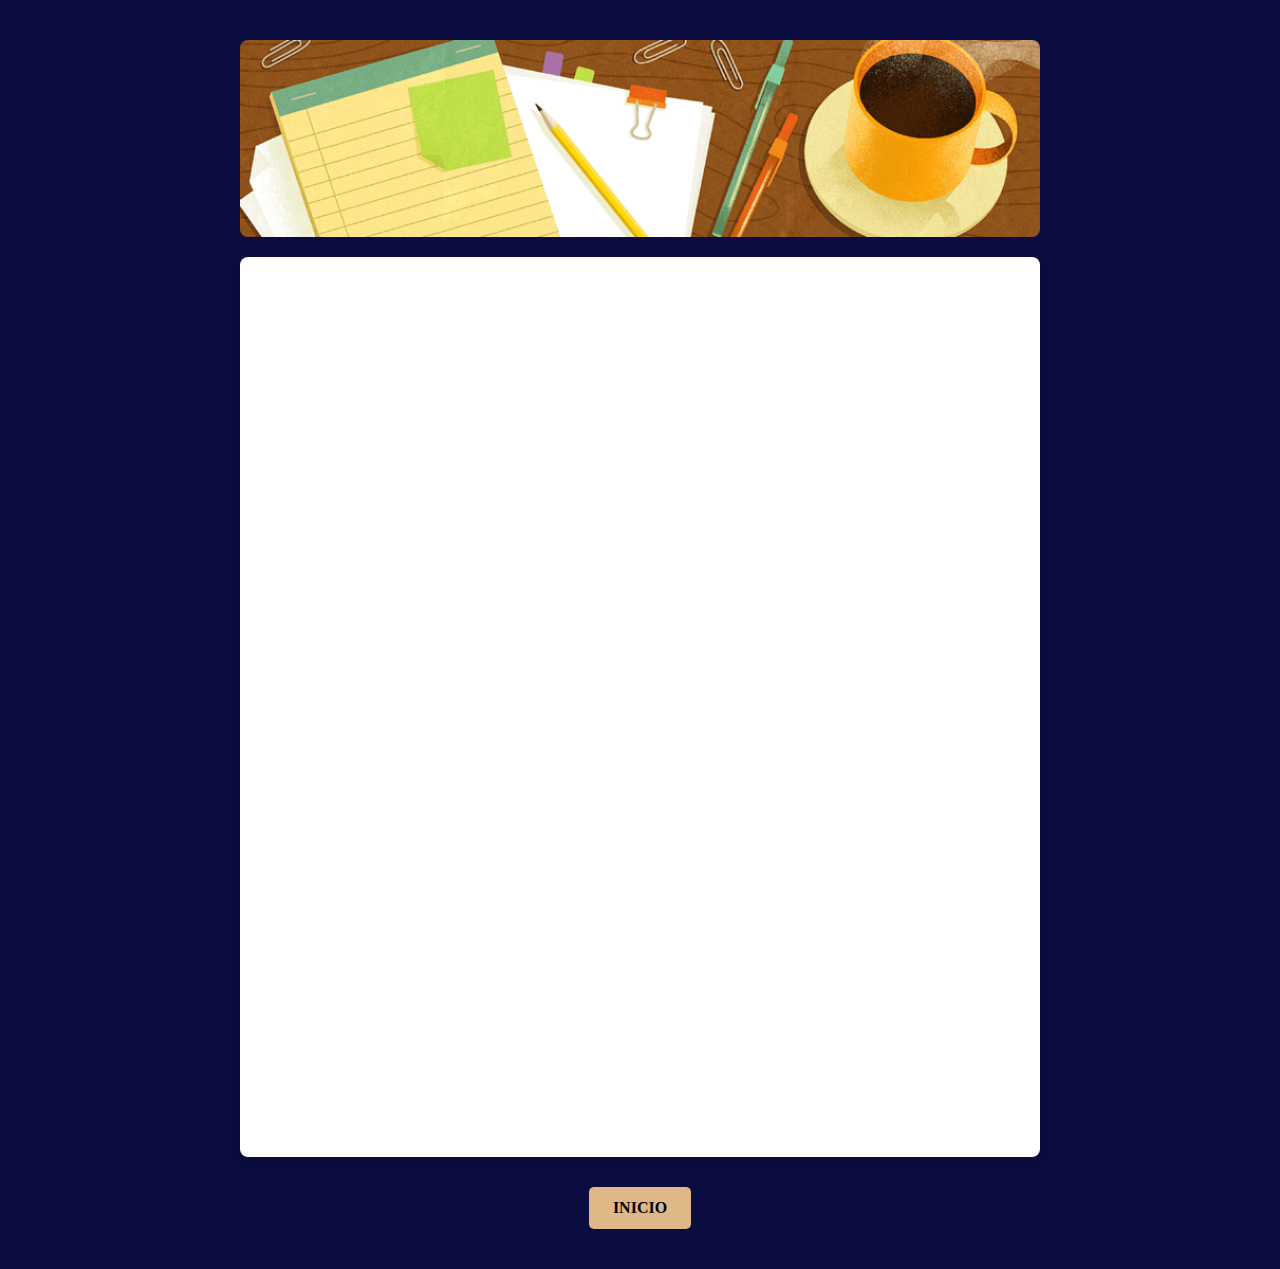
<file: OtherPages/preguntas.html>
<!DOCTYPE html>
<html lang="es">
<head>
  <meta charset="UTF-8">
  <title>Contáctame</title>
  <meta name="viewport" content="width=device-width, initial-scale=1.0">

  <style>
    /* Reset and base styles */
    body, html {
      margin: 0;
      padding: 0;
      height: 100%;
      font-family: 'Roboto', sans-serif;
      background-color: #f4f4f4;
    }

    .container {
      min-height: 100vh;
      display: flex;
      flex-direction: column;
      justify-content: center;
      align-items: center;
      padding: 40px 20px;
      background-color: #0B0C3F;
    }

    iframe {
      width: 100%;
      max-width: 800px;
      height: 900px;
      border: none;
      border-radius: 8px;
      box-shadow: 0 4px 12px rgba(0,0,0,0.1);
      background-color: white;
    }

    .button {
      margin-top: 30px;
      background-color: burlywood;
      color: black;
      padding: 12px 24px;
      font-size: 1rem;
      font-weight: bold;  
      border: none;
      border-radius: 5px;
      cursor: pointer;
      text-decoration: none;
      transition: background-color 0.3s ease;
    }

    .button:hover {
      background-color: bisque;
    }

    @media (max-width: 768px) {
      h1 {
        font-size: 2rem;
      }

      iframe {
        height: 700px;
      }

      .button {
        font-size: 0.9rem;
        padding: 10px 20px;
      }
    }
  </style>
</head>
<body>

  <div class="container">
    <img src="./contact.png" alt="Header" class="form-header" style="width:800px; border-radius: 8px; margin-bottom: 20px;">
  

    <iframe src="https://docs.google.com/forms/d/e/1FAIpQLSctJDK_OtaZJdoySY6mur98yDY-7MeH_coR_HGeZV1WlQC05Q/viewform?embedded=true">
      Cargando…
    </iframe>

    <a href="../index.html" class="button" style="font-family: Time New Roman;">INICIO</a>
  </div>

</body>
</html>
</file>
<file: style.css>
body{
    background-color: #0B0C3F;
    color: #D4AF37; /* Gold color for all text */
}

.gold-icon{
  color:#D4AF37
}

.fs-4{
    color: #D4AF37;
    font-weight: bolder;
} 

.nav-item{
  color:#D4AF37;
}

.justify-content-end {
    justify-content: flex-end !important;
}
.nav {
    padding: 1rem;
    padding: 0.5rem;
    font-weight: bolder;
    display: flex;
    flex-wrap: wrap;
    padding-left: 0;
    margin-bottom: 0;
    list-style: none;
    
}
.nav-link{
  
    transition: background-color 0.3s ease;
    }

.nav-link:hover{
    color: #D4AF37;
    background-color:steelblue;
    transform: scale(1.2);
}

.one{
 margin-bottom: 100px;
}

.display-5{
  color: #D4AF37;
  font-family: Times New Roman;
  font-size: 50px;
} 

.gold-text {
  color: #D4AF37;
}

footer {
      background-color: #0B0C3F;
      padding: 40px 20px;
      display: flex;
      justify-content: space-around;
      flex-wrap: wrap;
      border-top: 1px solid #D4AF37;
    }

    .footer-column {
      max-width: 300px;
      margin-bottom: 20px;
    }

    .footer-column h3 {
      margin-bottom: 10px;
    }

    .footer-column a {
      color: #e74c3c;
      text-decoration: none;
    }

    
    .footer-bottom {
      text-align: center;
      padding: 20px;
      background-color:#0B0C3F;
      border-top: 1px solid #D4AF37;
    }

    .footer-bottom a {
      color: #e74c3c;
      text-decoration: none;
    }

    .col{
      display: flex;
      justify-content: flex-start;
    }

    .display-5{
      background-color: #0B0C3F;
      transition: background-color 0.3s ease;
      border-radius: 5px;
    }
    .display-5:hover{
      background-color: steelblue;
    }

    .description{
      font-family: Times New Roman;
      font-size: x-large;
      background-color: #0B0C3F;
      transition: background-color 0.3s ease;
      border-radius: 5px;
    }
    .description:hover{
      background-color: steelblue;
    }

    html {
      scroll-behavior: smooth;
    }

    .icon-column {
      display: flex;
      flex-direction: column;
      align-items: center; /* optional: center horizontally */
      gap: 10px; /* spacing between icons */
      width: 50px;
    }
    .icon-column svg:hover {
      transform: scale(1.2);
    }

    .contacto:hover{
      transform: scale(1.3);
    }

    .one{
      margin-bottom: 50px;
    }

    .container{
      margin-bottom: 100px;
    }

    .one{
margin-bottom: 50px;
  
    }

    .two{
      border-top: 1px solid #D4AF37;
      border-bottom: 1px solid #D4AF37;
      padding-top: 20px;
      padding-bottom: 10px;
      margin-bottom: 100px;
    }

    .py-5{
      margin-bottom: 1px;
    }

    p{
      text-align: justify;
    }
</file>
